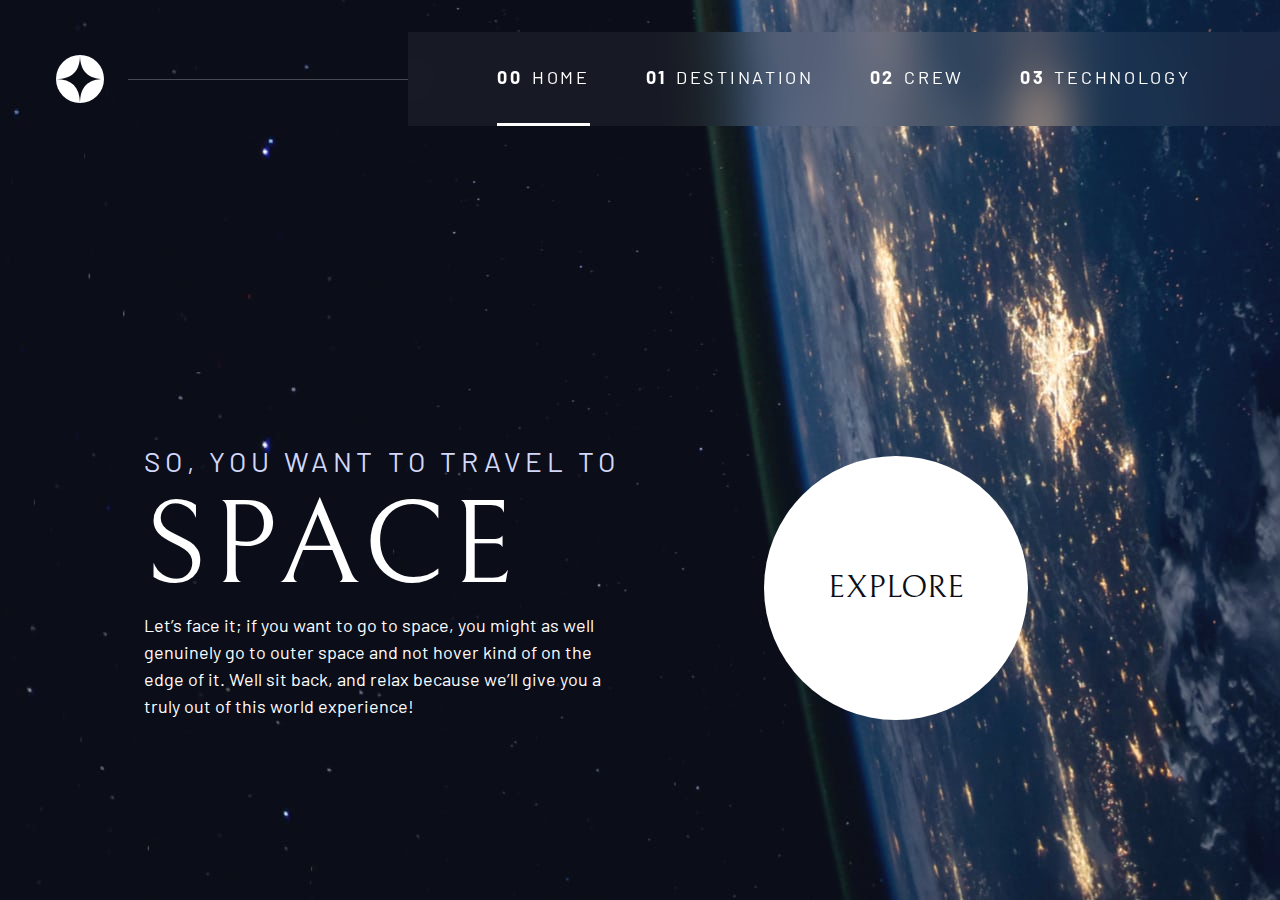
<file: starter-code/index.html>
<!DOCTYPE html>
<html lang="en">
<head>
  <meta charset="UTF-8">
  <meta name="viewport" content="width=device-width, initial-scale=1.0">

  <link rel="icon" type="image/png" sizes="32x32" href="./assets/favicon-32x32.png">
  <!-- Google Fonts -->
  <link rel="preconnect" href="https://fonts.googleapis.com">
  <link rel="preconnect" href="https://fonts.gstatic.com" crossorigin>
  <link href="https://fonts.googleapis.com/css2?family=Barlow+Condensed:wght@400;700&family=Bellefair&family=Barlow:wght@400;700&display=swap" rel="stylesheet">
  <!-- Custom CSS -->
  <link rel="stylesheet" href="index.css">
  
  <title>Frontend Mentor | Space tourism website</title>

  <script src="navigation.js" defer></script>
</head>
<body class="home">
  <a class="skip-to-content" href="#main">Skip to content</a>
  <header class="primary-header flex">
    <div>
      <img src="./assets/shared/logo.svg" alt="space tourism logo" class="logo">
    </div>
    <button class="mobile-nav-toggle" aria-controls="primary-navigation"><span class="sr-only" aria-expanded="false">Menu</span></button>
    <nav>
      <ul id="primary-navigation" data-visible="false" class="primary-navigation underline-indicators flex">
        <li class="active"><a href="index.html" class="uppercase text-white letter-spacing-2 ff-sans-condensed"><span aria-hidden="true">00</span>Home</a></li>
        <li><a href="destination.html" class="uppercase text-white letter-spacing-2 ff-sans-condensed"><span aria-hidden="true">01</span>Destination</a></li>
        <li><a href="crew.html" class="uppercase text-white letter-spacing-2 ff-sans-condensed"><span aria-hidden="true">02</span>Crew</a></li>
        <li><a href="technology.html" class="uppercase text-white letter-spacing-2 ff-sans-condensed"><span aria-hidden="true">03</span>Technology</a></li>
      </ul>
    </nav>
  </header>
  <main id="main" class="grid-container grid-container--home flow">
    <div>
      <h1 class="text-accent fs-500 uppercase ff-sans-condensed letter-spacing-1">So, you want to travel to 
      <span class="fs-900 uppercase ff-serif text-white d-block">Space</span></h1>
      <p>Let’s face it; if you want to go to space, you might as well genuinely go to 
      outer space and not hover kind of on the edge of it. Well sit back, and relax 
      because we’ll give you a truly out of this world experience!</p>
    </div>
    <div>
      <a href="destination.html" class="large-button uppercase ff-serif text-dark bg-white ">Explore</a>
    </div>
  </main>

</body>
</html>
</file>
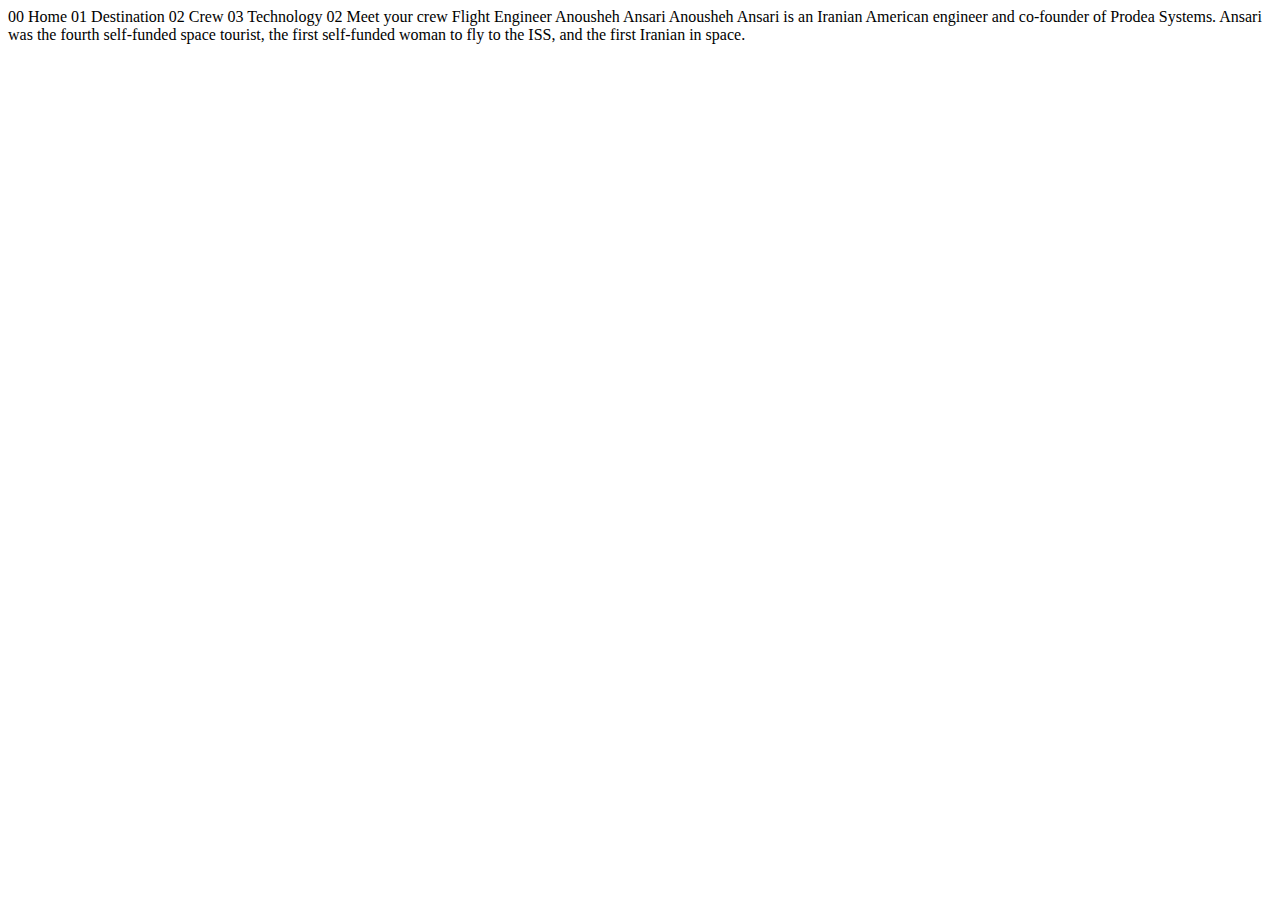
<file: starter-code/crew-engineer.html>
<!DOCTYPE html>
<html lang="en">
<head>
  <meta charset="UTF-8">
  <meta name="viewport" content="width=device-width, initial-scale=1.0">

  <link rel="icon" type="image/png" sizes="32x32" href="./assets/favicon-32x32.png">
  
  <title>Frontend Mentor | Space tourism website</title>
</head>
<body>

  00 Home
  01 Destination
  02 Crew
  03 Technology

  02 Meet your crew

  Flight Engineer
  Anousheh Ansari

  Anousheh Ansari is an Iranian American engineer and co-founder of Prodea Systems. 
  Ansari was the fourth self-funded space tourist, the first self-funded woman to 
  fly to the ISS, and the first Iranian in space. 
</body>
</html>
</file>
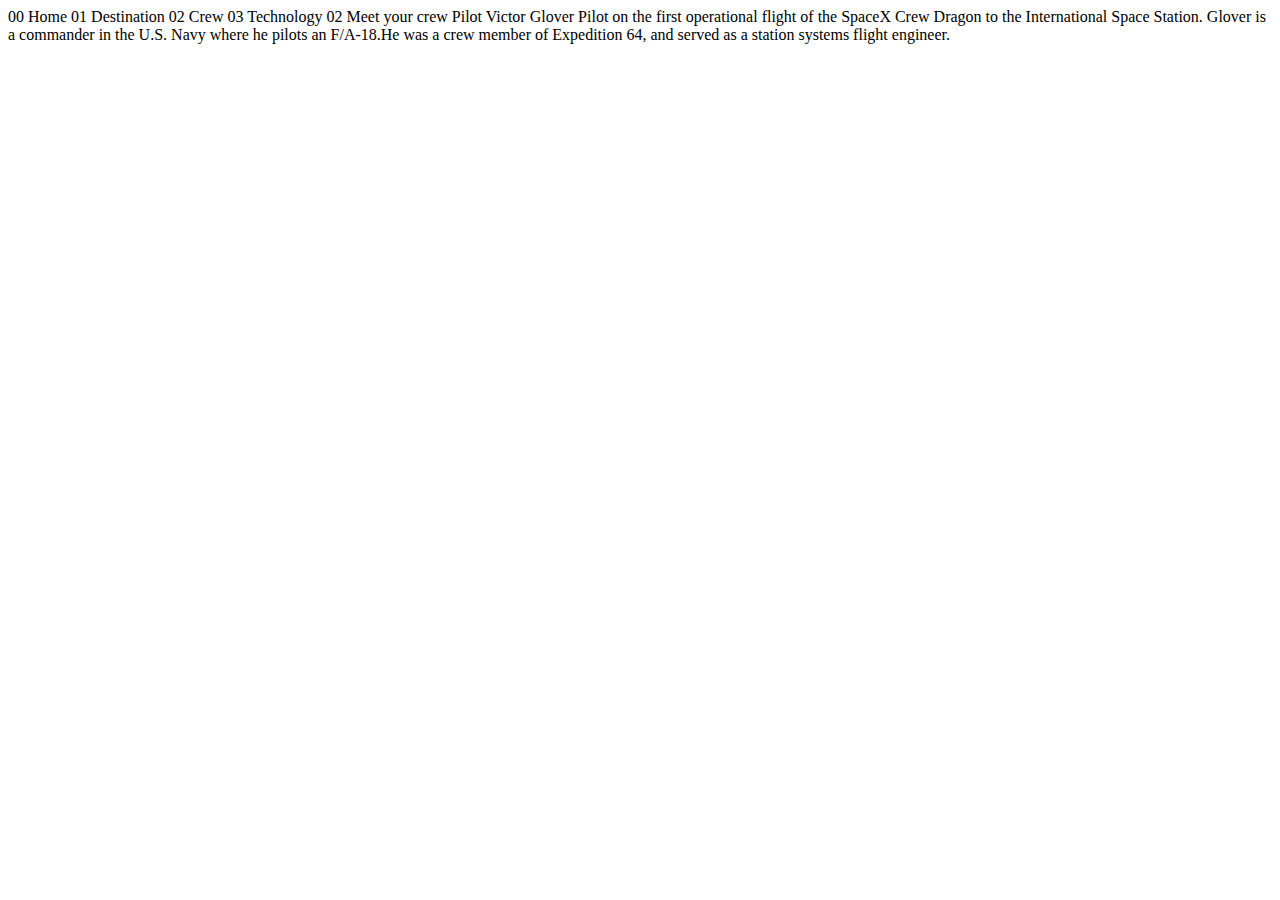
<file: starter-code/crew-pilot.html>
<!DOCTYPE html>
<html lang="en">
<head>
  <meta charset="UTF-8">
  <meta name="viewport" content="width=device-width, initial-scale=1.0">

  <link rel="icon" type="image/png" sizes="32x32" href="./assets/favicon-32x32.png">
  
  <title>Frontend Mentor | Space tourism website</title>
</head>
<body>

  00 Home
  01 Destination
  02 Crew
  03 Technology

  02 Meet your crew

  Pilot
  Victor Glover

  Pilot on the first operational flight of the SpaceX Crew Dragon to the 
  International Space Station. Glover is a commander in the U.S. Navy where 
  he pilots an F/A-18.He was a crew member of Expedition 64, and served as a 
  station systems flight engineer. 
</body>
</html>
</file>
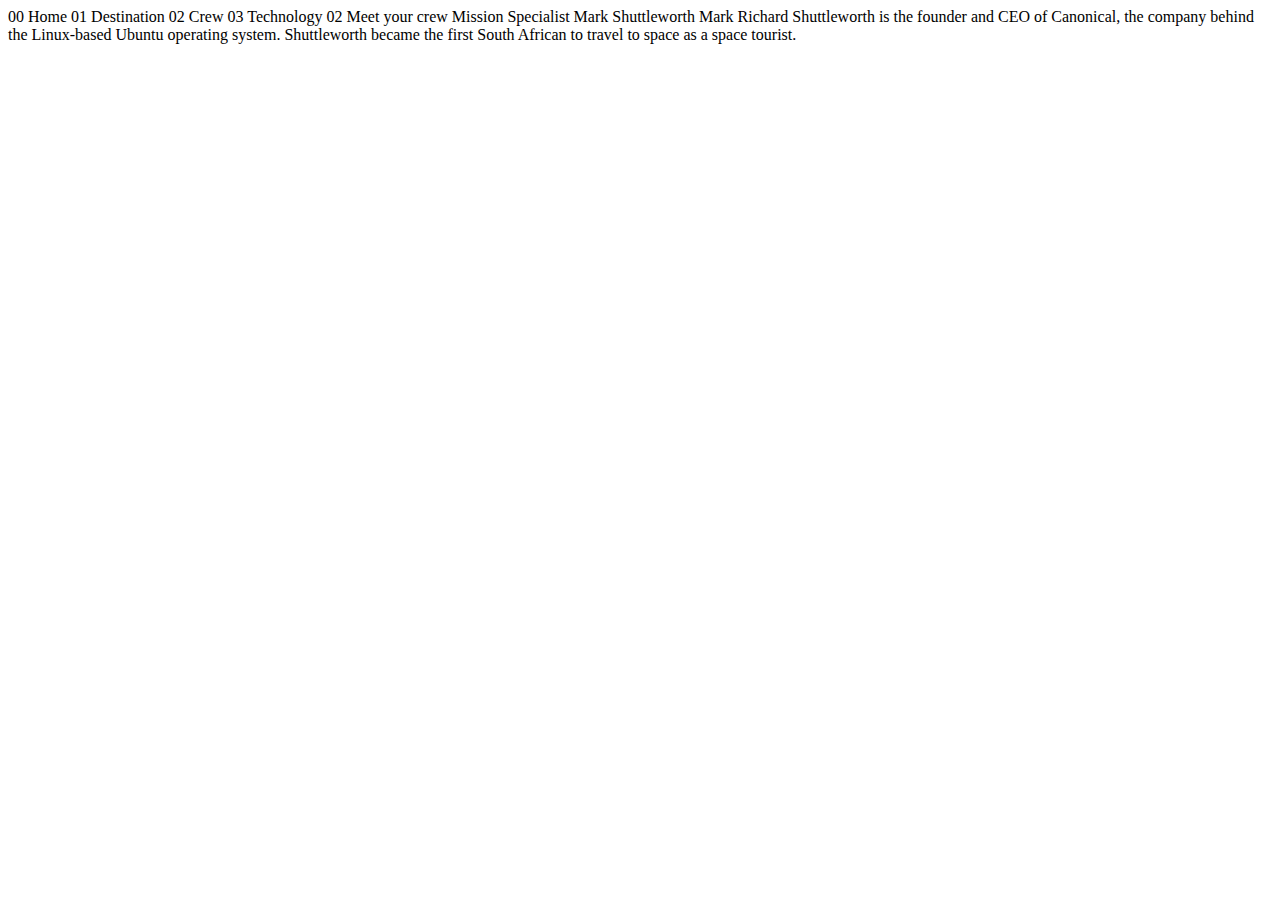
<file: starter-code/crew-specialist.html>
<!DOCTYPE html>
<html lang="en">
<head>
  <meta charset="UTF-8">
  <meta name="viewport" content="width=device-width, initial-scale=1.0">

  <link rel="icon" type="image/png" sizes="32x32" href="./assets/favicon-32x32.png">
  
  <title>Frontend Mentor | Space tourism website</title>
</head>
<body>

  00 Home
  01 Destination
  02 Crew
  03 Technology

  02 Meet your crew

  Mission Specialist
  Mark Shuttleworth

  Mark Richard Shuttleworth is the founder and CEO of Canonical, the company behind 
  the Linux-based Ubuntu operating system. Shuttleworth became the first South 
  African to travel to space as a space tourist.
</body>
</html>
</file>
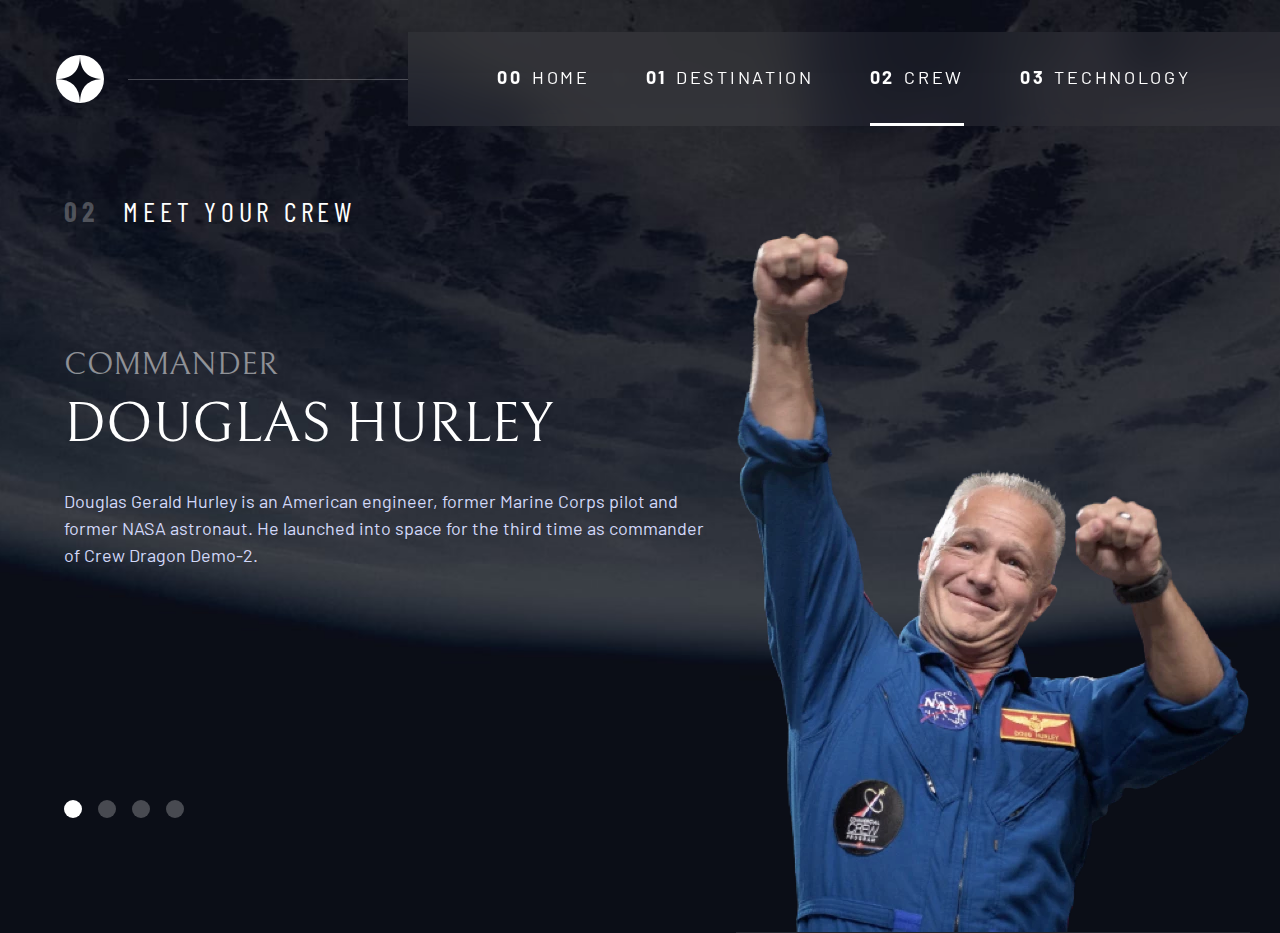
<file: starter-code/crew.html>
<!DOCTYPE html>
<html lang="en">
<head>
  <meta charset="UTF-8">
  <meta name="viewport" content="width=device-width, initial-scale=1.0">

  <link rel="icon" type="image/png" sizes="32x32" href="./assets/favicon-32x32.png">
  <!-- Google Fonts -->
  <link rel="preconnect" href="https://fonts.googleapis.com">
  <link rel="preconnect" href="https://fonts.gstatic.com" crossorigin>
  <link href="https://fonts.googleapis.com/css2?family=Barlow+Condensed:wght@400;700&family=Bellefair&family=Barlow:wght@400;700&display=swap" rel="stylesheet">
  <!-- Custom CSS -->
  <link rel="stylesheet" href="index.css">
  
  <title>Frontend Mentor | Space tourism website</title>

  <script src="navigation.js" defer></script>
  <script src="tabs.js" defer></script>
</head>
<body class="crew">
  <a class="skip-to-content" href="#main">Skip to content</a>
  <header class="primary-header flex">
    <div>
      <img src="./assets/shared/logo.svg" alt="space tourism logo" class="logo">
    </div>
    <button class="mobile-nav-toggle" aria-controls="primary-navigation"><span class="sr-only" aria-expanded="false">Menu</span></button>
    <nav>
      <ul id="primary-navigation" data-visible="false" class="primary-navigation underline-indicators flex">
        <li><a href="index.html" class="uppercase text-white letter-spacing-2 ff-sans-condensed"><span aria-hidden="true">00</span>Home</a></li>
        <li><a href="destination.html" class="uppercase text-white letter-spacing-2 ff-sans-condensed"><span aria-hidden="true">01</span>Destination</a></li>
        <li class="active"><a href="crew.html" class="uppercase text-white letter-spacing-2 ff-sans-condensed"><span aria-hidden="true">02</span>Crew</a></li>
        <li><a href="technology.html" class="uppercase text-white letter-spacing-2 ff-sans-condensed"><span aria-hidden="true">03</span>Technology</a></li>
      </ul>
    </nav>
  </header>


  <main id="main" class="grid-container grid-container--crew">
    
    <h1 class="numbered-title"><span aria-hidden="true">02</span> Meet your crew</h1>
    
    <article class="crew-details flow" id="commander-tab" role="tabpanel" tabindex="0">
      <header class="flow flow--space-small">
        <h2 class="fs-600 uppercase ff-serif">Commander</h2>
        <p class="fs-700 uppercase ff-serif">Douglas Hurley</p>
      </header>
      <p class="text-accent">Douglas Gerald Hurley is an American engineer, former Marine Corps pilot 
      and former NASA astronaut. He launched into space for the third time as 
      commander of Crew Dragon Demo-2.</p>
    </article>
    <article class="crew-details flow" id="specialist-tab" role="tabpanel" tabindex="0"  hidden>
      <header class="flow flow--space-small">
        <h2 class="fs-600 uppercase ff-serif">Mission Specialist</h2>
        <p class="fs-700 uppercase ff-serif">Mark Shuttleworth</p>
      </header>
      <p class="text-accent">Mark Richard Shuttleworth is the founder and CEO of Canonical, the company behind 
        the Linux-based Ubuntu operating system. Shuttleworth became the first South 
        African to travel to space as a space tourist.</p>
    </article>
    <article class="crew-details flow" id="pilot-tab" role="tabpanel" tabindex="0"  hidden>
      <header class="flow flow--space-small">
        <h2 class="fs-600 uppercase ff-serif">Pilot</h2>
        <p class="fs-700 uppercase ff-serif">Victor Glover</p>
      </header>
      <p class="text-accent">Pilot on the first operational flight of the SpaceX Crew Dragon to the 
        International Space Station. Glover is a commander in the U.S. Navy where 
        he pilots an F/A-18. He was a crew member of Expedition 64, and served as a 
        station systems flight engineer. </p>
    </article>
    <article class="crew-details flow" id="engineer-tab" role="tabpanel" tabindex="0"  hidden>
      <header class="flow flow--space-small">
        <h2 class="fs-600 uppercase ff-serif">Flight Engineer</h2>
        <p class="fs-700 uppercase ff-serif">Anousheh Ansari</p>
      </header>
      <p class="text-accent">Anousheh Ansari is an Iranian American engineer and co-founder of Prodea Systems. 
        Ansari was the fourth self-funded space tourist, the first self-funded woman to 
        fly to the ISS, and the first Iranian in space.</p>
    </article>

    <div class="dot-indicators flex" role="tablist" aria-label="crew list">
      <button aria-selected="true" role="tab" aria-controls="commander-tab" tab-index="0"  data-image="commander-image"><span class="sr-only">the commander</span></button>
      <button aria-selected="false" role="tab" aria-controls="specialist-tab" tab-index="-1"  data-image="specialist-image"><span class="sr-only">the mission specialist</span></button>
      <button aria-selected="false" role="tab" aria-controls="pilot-tab" tab-index="-1"  data-image="pilot-image"><span class="sr-only">the pilot</span></button>
      <button aria-selected="false" role="tab" aria-controls="engineer-tab" tab-index="-1"  data-image="engineer-image"><span class="sr-only">the crew engineer</span></button>
    </div>

    <picture id="commander-image">
      <source srcset="./assets/crew/image-douglas-hurley.webp" type="image/webp">
      <img src="./assets/crew/image-douglas-hurley.png" alt="Douglas Hurley">
    </picture>
    <picture id="specialist-image" hidden>
      <source srcset="./assets/crew/image-mark-shuttleworth.webp" type="image/webp">
      <img src="./assets/crew/image-mark-shuttleworth.png" alt="Mark Shuttleworth">
    </picture>
    <picture id="pilot-image" hidden>
      <source srcset="./assets/crew/image-victor-glover.webp" type="image/webp">
      <img src="./assets/crew/image-victor-glover.png" alt="Victor Glover">
    </picture>
    <picture id="engineer-image" hidden>
      <source srcset="./assets/crew/image-anousheh-ansari.webp" type="image/webp">
      <img src="./assets/crew/image-anousheh-ansari.png" alt="Anousheh Ansari">
    </picture>

  </main>
</body>
</html>
</file>
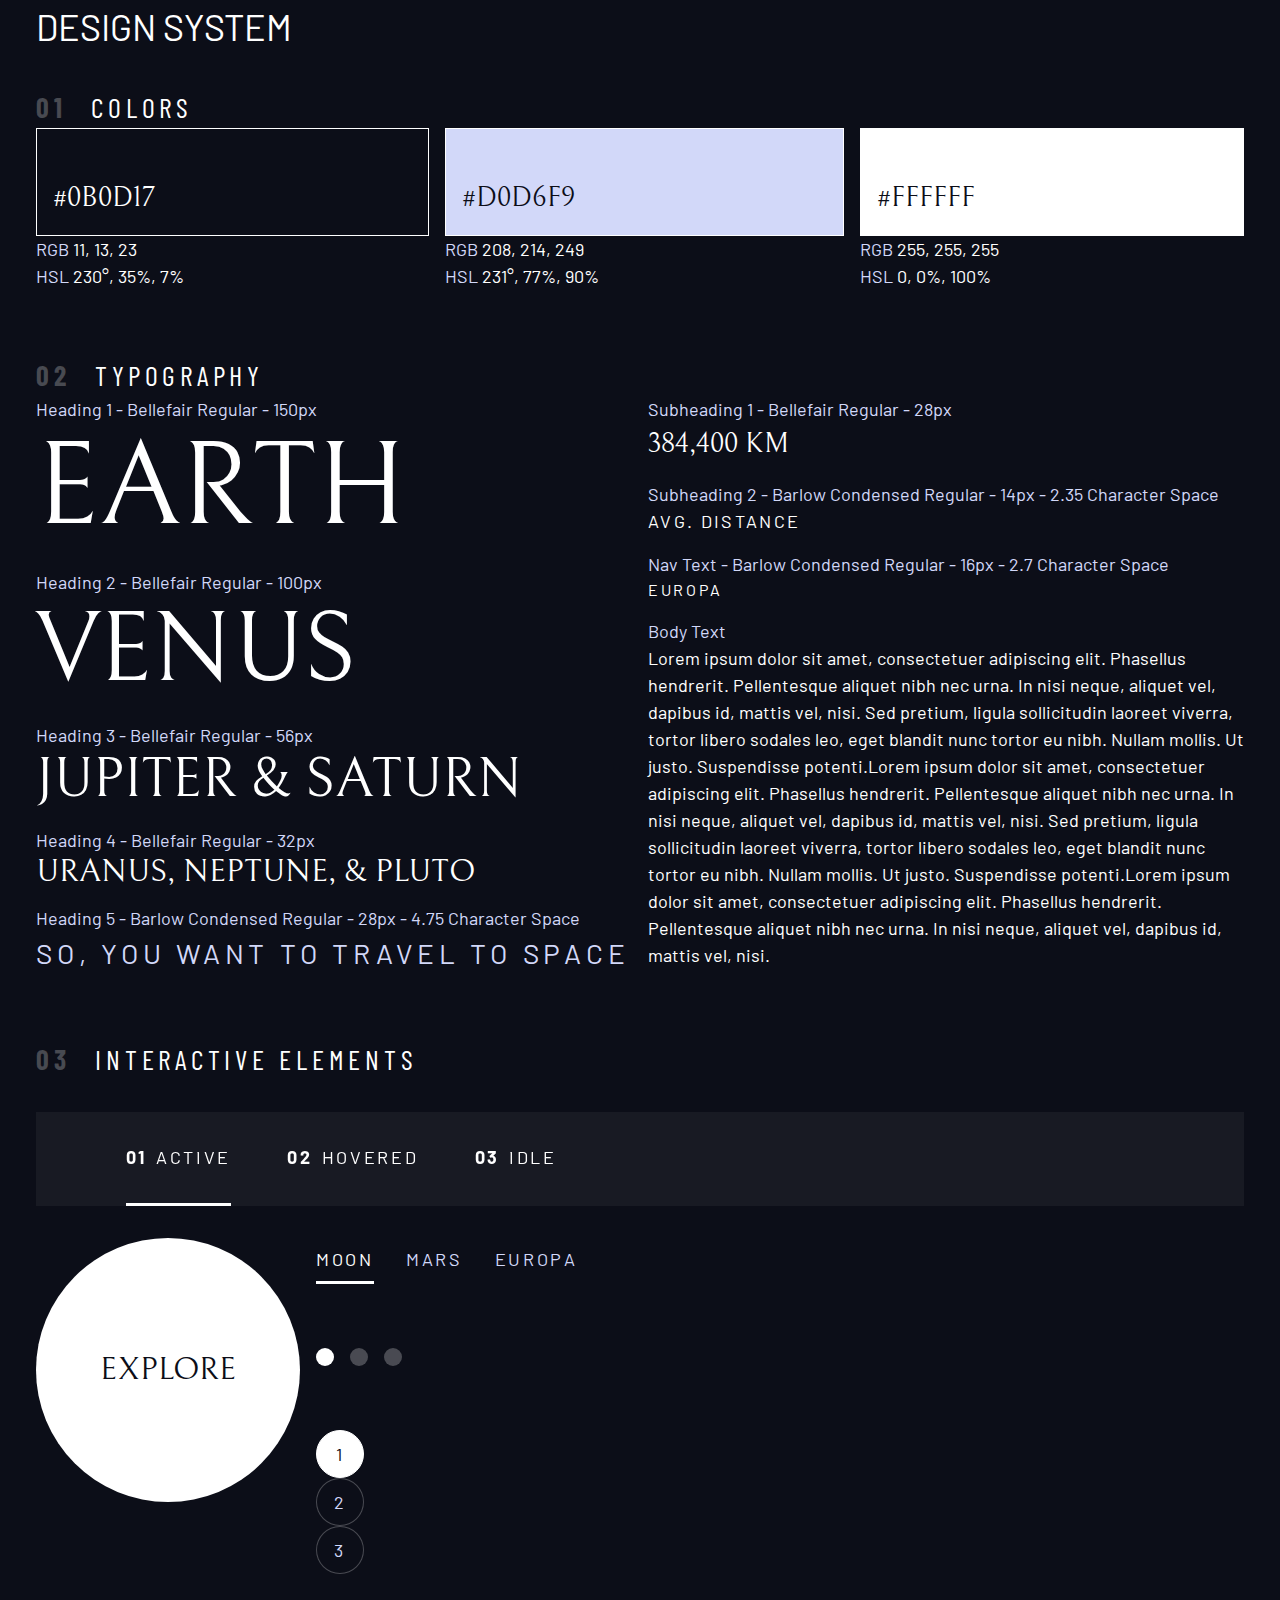
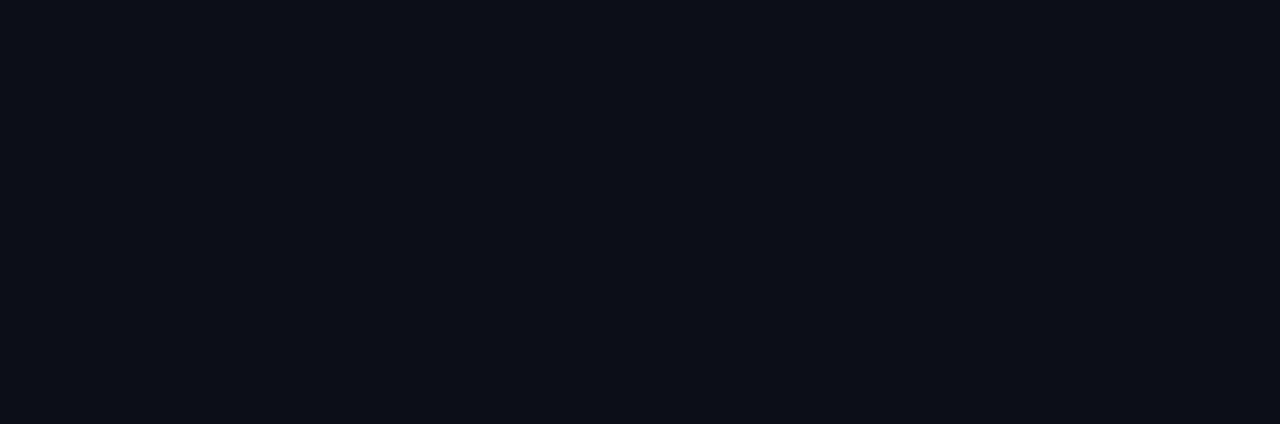
<file: starter-code/design-system.html>
<!DOCTYPE html>
<html lang="en">
<head>
    <meta charset="UTF-8">
    <meta http-equiv="X-UA-Compatible" content="IE=edge">
    <meta name="viewport" content="width=device-width, initial-scale=1.0">
    <title>Design System</title>
    <link rel="preconnect" href="https://fonts.googleapis.com">
    <link rel="preconnect" href="https://fonts.gstatic.com" crossorigin>
    <link href="https://fonts.googleapis.com/css2?family=Barlow+Condensed:wght@400;700&family=Bellefair&family=Barlow:wght@400;700&display=swap"
        rel="stylesheet">
    <link rel="stylesheet" href="index.css">
</head>
<body >
    <div class="container">
        <h1 class="uppercase">Design System</h1>

        <section id="colors">
            <h2 class="numbered-title"><span>01</span> colors</h2>
            <div class="flex">
                <div style="flex-grow: 1;">
                    <div class="bg-dark text-white ff-serif fs-500" style="padding: 3rem 1rem 1rem; border: 1px solid white">
                        #0B0D17
                    </div>
                    <p><span class="text-accent">RGB</span> 11, 13, 23</p>
                    <p><span class="text-accent">HSL</span> 230°, 35%, 7%</p>
                </div>
                <div style="flex-grow: 1;">
                    <div class="bg-accent text-dark ff-serif fs-500" style="padding: 3rem 1rem 1rem; border: 1px solid white">
                        #D0D6F9
                    </div>
                    <p><span class="text-accent">RGB</span> 208, 214, 249</p>
                    <p><span class="text-accent">HSL</span> 231°, 77%, 90%</p>
                </div>
                <div style="flex-grow: 1;">
                    <div class="bg-white text-dark ff-serif fs-500" style="padding: 3rem 1rem 1rem; border: 1px solid white">
                        #FFFFFF
                    </div>
                    <p><span class="text-accent">RGB</span> 255, 255, 255</p>
                    <p><span class="text-accent">HSL</span> 0, 0%, 100%</p>
                </div>
            </div>
        </section>

        <section id="typography"  style="margin: 4rem 0">
            <h2 class="numbered-title"><span>02 </span>Typography</h2>
            <div class="flex">
                <div class="flow" style="flex-basis: 100%">
                    <div> 
                        <p class="text-accent">Heading 1 - Bellefair Regular - 150px</p>
                        <p class="fs-900 uppercase ff-serif">Earth</p>
                    </div>
                    <div> 
                        <p class="text-accent">Heading 2 - Bellefair Regular - 100px</p>
                        <p class="fs-800 uppercase ff-serif">Venus</p>
                    </div>
                    <div> 
                        <p class="text-accent">Heading 3 - Bellefair Regular - 56px</p>
                        <p class="fs-700 uppercase ff-serif">Jupiter & Saturn</p>
                    </div>
                    <div> 
                        <p class="text-accent">Heading 4 - Bellefair Regular - 32px</p>
                        <p class="fs-600 uppercase ff-serif">Uranus, Neptune, & Pluto</p>
                    </div>
                    <div> 
                        <p class="text-accent">Heading 5 - Barlow Condensed Regular - 28px - 4.75 Character Space</p>
                        <p class="text-accent fs-500 uppercase ff-sans-condensed letter-spacing-1">So, you want to travel to space</p>
                    </div>
                
                </div>
                
                <div class="flow" style="flex-basis: 100%">
                    <div> 
                        <p class="text-accent">Subheading 1 - Bellefair Regular - 28px</p>
                        <p class="fs-500 uppercase ff-serif">384,400 km</p>
                    </div>
                    <div> 
                        <p class="text-accent">Subheading 2 - Barlow Condensed Regular - 14px - 2.35 Character Space</p>
                        <p class="fs-400 uppercase ff-sans-condensed letter-spacing-3">Avg. Distance</p>
                    </div>
                    <div> 
                        <p class="text-accent">Nav Text - Barlow Condensed Regular - 16px - 2.7 Character Space</p>
                        <p class="fs-300 uppercase ff-sans-condensed letter-spacing-2">Europa</p>
                    </div>
                    <div> 
                        <p class="text-accent">Body Text</p>
                        <p class="fs-400 ff-sans-condensed">Lorem ipsum dolor sit amet, consectetuer adipiscing elit. Phasellus hendrerit. Pellentesque aliquet nibh nec urna. In nisi neque, aliquet vel, dapibus id, mattis vel, nisi. Sed pretium, ligula sollicitudin laoreet viverra, tortor libero sodales leo, eget blandit nunc tortor eu nibh. Nullam mollis. Ut justo. Suspendisse potenti.Lorem ipsum dolor sit amet, consectetuer adipiscing elit. Phasellus hendrerit. Pellentesque aliquet nibh nec urna. In nisi neque, aliquet vel, dapibus id, mattis vel, nisi. Sed pretium, ligula sollicitudin laoreet viverra, tortor libero sodales leo, eget blandit nunc tortor eu nibh. Nullam mollis. Ut justo. Suspendisse potenti.Lorem ipsum dolor sit amet, consectetuer adipiscing elit. Phasellus hendrerit. Pellentesque aliquet nibh nec urna. In nisi neque, aliquet vel, dapibus id, mattis vel, nisi. </p>
                    </div>
                </div>
            </div>
        </section>


        <section class="flow" id="interactive-elements">
            <h2 class="numbered-title"><span>03</span> Interactive elements</h2>
            
            <!-- navigation -->
            <div>
                <nav>
                    <ul class="primary-navigation underline-indicators flex" >
                        <li class="active"><a class="uppercase text-white letter-spacing-2" href="#"><span>01</span>Active</a>
                        <li><a class="uppercase text-white letter-spacing-2" href="#"><span>02</span>Hovered</a>
                        <li><a class="uppercase text-white letter-spacing-2" href="#"><span>03</span>Idle</a>
                    </ul>
                </nav>
            </div>
            
            <div class="flex">
                <div>
                    <!-- explore button -->
                    <a href="#" class="large-button uppercase ff-serif text-dark bg-white fs-600">Explore</a>
                </div>
                
                <div class="flow" style="margin-bottom: 50vh; --flow-space: 4rem;">
                    <!-- Tabs -->
                    <div class="tab-list underline-indicators flex">
                        <button aria-selected="true" class="uppercase text-accent letter-spacing-2 ff-sans-condensed">Moon</button>
                        <button aria-selected="false" class="uppercase text-accent letter-spacing-2 ff-sans-condensed">Mars</button>
                        <button aria-selected="false" class="uppercase text-accent letter-spacing-2 ff-sans-condensed">Europa</button>
                    </div>
                    
                    <!-- Dots -->
                    
                    <div class="dot-indicators flex">
                        <button aria-selected="true"><span class="sr-only">Slide title</span></button>
                        <button aria-selected="false"><span class="sr-only">Slide title</span></button>
                        <button aria-selected="false"><span class="sr-only">Slide title</span></button>
                    </div>
                    
                    <!-- Numbers -->
                    <div class="number-indicators">
                        <button aria-selected="true" class="uppercase text-accent letter-spacing-2 bg-dark ff-sans-condensed">1</button>
                        <button aria-selected="false" class="uppercase text-accent letter-spacing-2 bg-dark ff-sans-condensed">2</button>
                        <button aria-selected="false" class="uppercase text-accent letter-spacing-2 bg-dark ff-sans-condensed">3</button>
                    </div>
                </div>
            </div>
            
        </section>



    </div>


    <script src="index.js"></script>
</body>
</html>
</file>
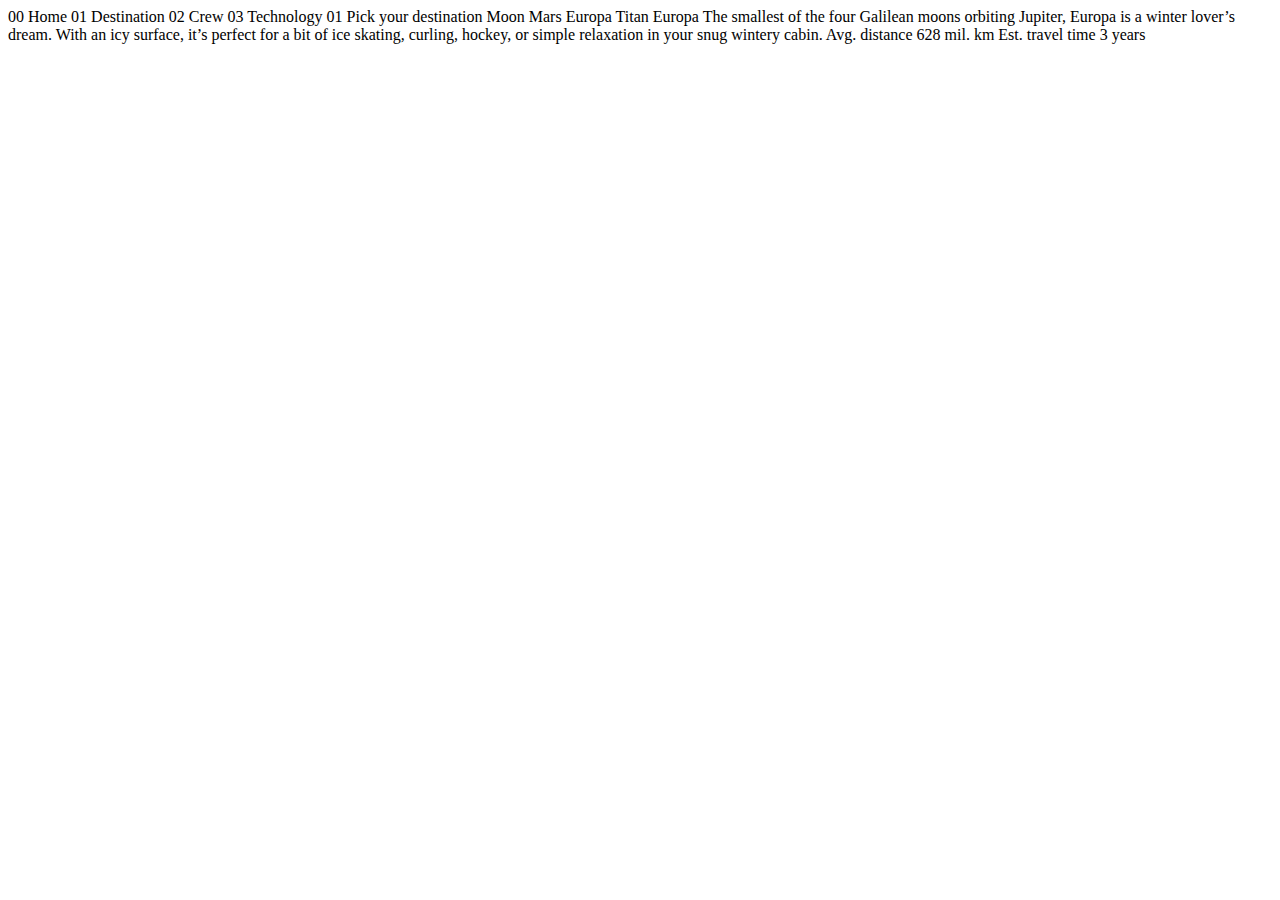
<file: starter-code/destination-europa.html>
<!DOCTYPE html>
<html lang="en">
<head>
  <meta charset="UTF-8">
  <meta name="viewport" content="width=device-width, initial-scale=1.0">

  <link rel="icon" type="image/png" sizes="32x32" href="./assets/favicon-32x32.png">
  
  <title>Frontend Mentor | Space tourism website</title>
</head>
<body>

  00 Home
  01 Destination
  02 Crew
  03 Technology

  01 Pick your destination

  Moon
  Mars
  Europa
  Titan

  Europa

  The smallest of the four Galilean moons orbiting Jupiter, Europa is a 
  winter lover’s dream. With an icy surface, it’s perfect for a bit of 
  ice skating, curling, hockey, or simple relaxation in your snug 
  wintery cabin.

  Avg. distance
  628 mil. km

  Est. travel time
  3 years
</body>
</html>
</file>
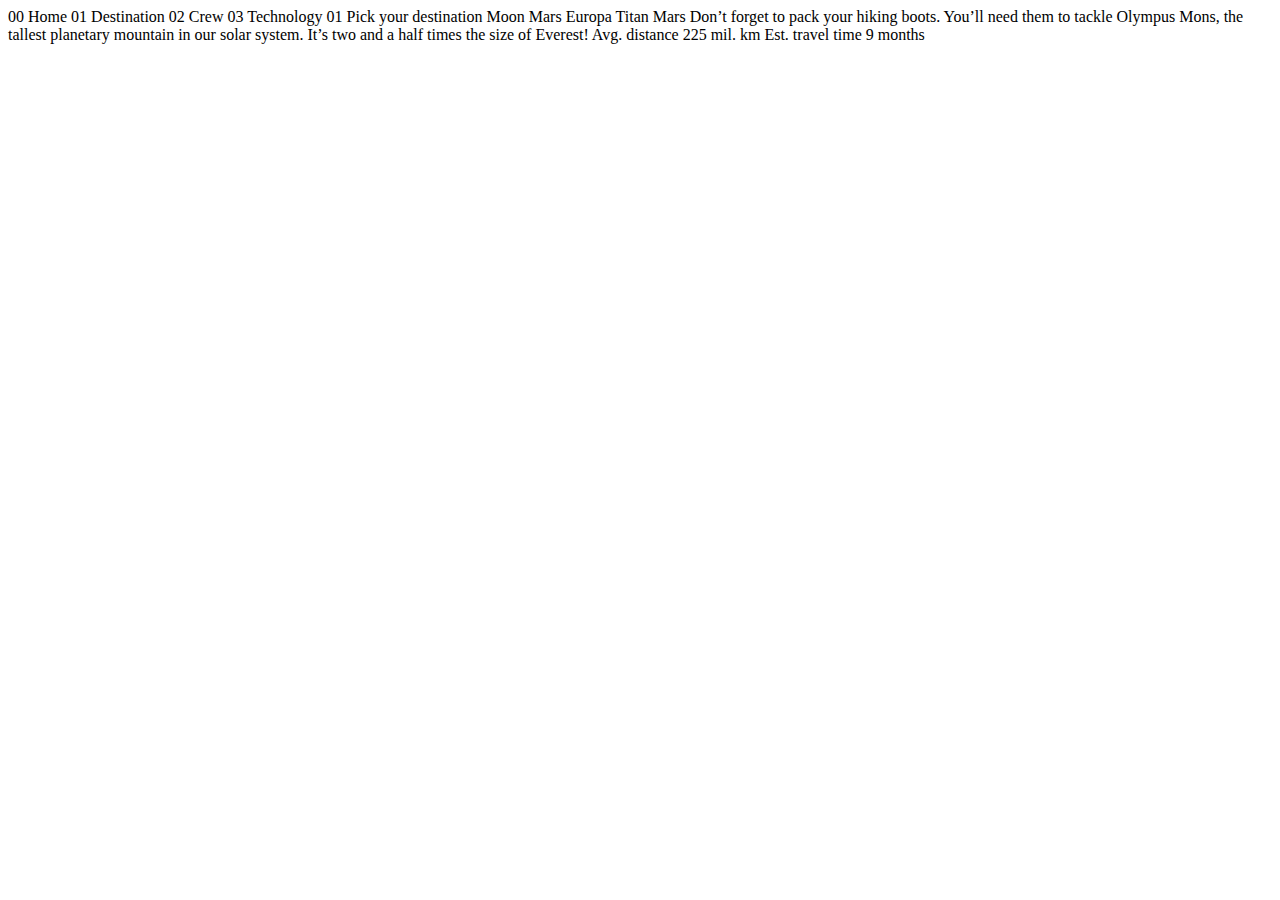
<file: starter-code/destination-mars.html>
<!DOCTYPE html>
<html lang="en">
<head>
  <meta charset="UTF-8">
  <meta name="viewport" content="width=device-width, initial-scale=1.0">

  <link rel="icon" type="image/png" sizes="32x32" href="./assets/favicon-32x32.png">
  
  <title>Frontend Mentor | Space tourism website</title>
</head>
<body>

  00 Home
  01 Destination
  02 Crew
  03 Technology

  01 Pick your destination

  Moon
  Mars
  Europa
  Titan

  Mars

  Don’t forget to pack your hiking boots. You’ll need them to tackle Olympus Mons, 
  the tallest planetary mountain in our solar system. It’s two and a half times 
  the size of Everest!

  Avg. distance
  225 mil. km

  Est. travel time
  9 months
</body>
</html>
</file>
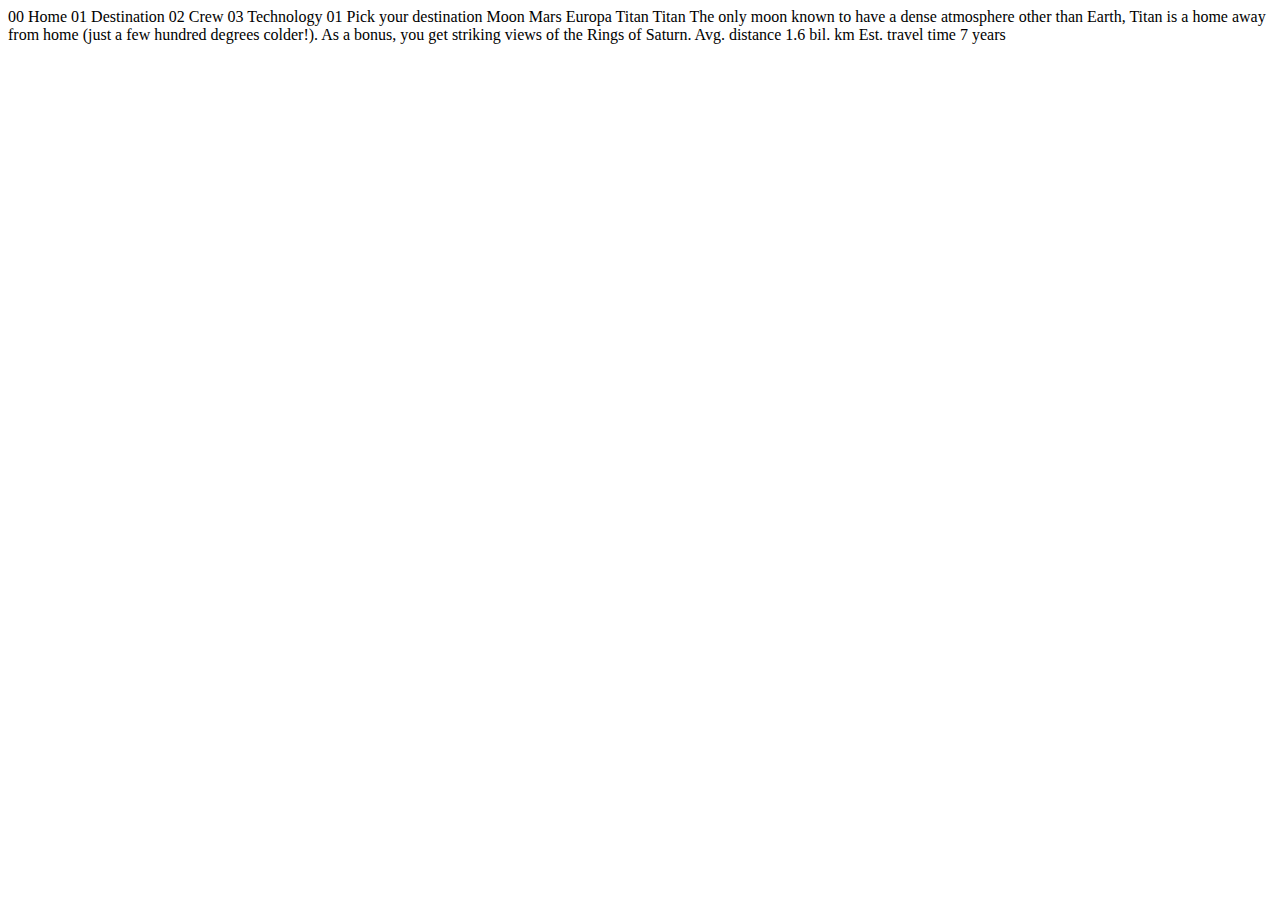
<file: starter-code/destination-titan.html>
<!DOCTYPE html>
<html lang="en">
<head>
  <meta charset="UTF-8">
  <meta name="viewport" content="width=device-width, initial-scale=1.0">

  <link rel="icon" type="image/png" sizes="32x32" href="./assets/favicon-32x32.png">
  
  <title>Frontend Mentor | Space tourism website</title>
</head>
<body>

  00 Home
  01 Destination
  02 Crew
  03 Technology

  01 Pick your destination

  Moon
  Mars
  Europa
  Titan

  Titan

  The only moon known to have a dense atmosphere other than Earth, Titan 
  is a home away from home (just a few hundred degrees colder!). As a 
  bonus, you get striking views of the Rings of Saturn.

  Avg. distance
  1.6 bil. km

  Est. travel time
  7 years
</body>
</html>
</file>
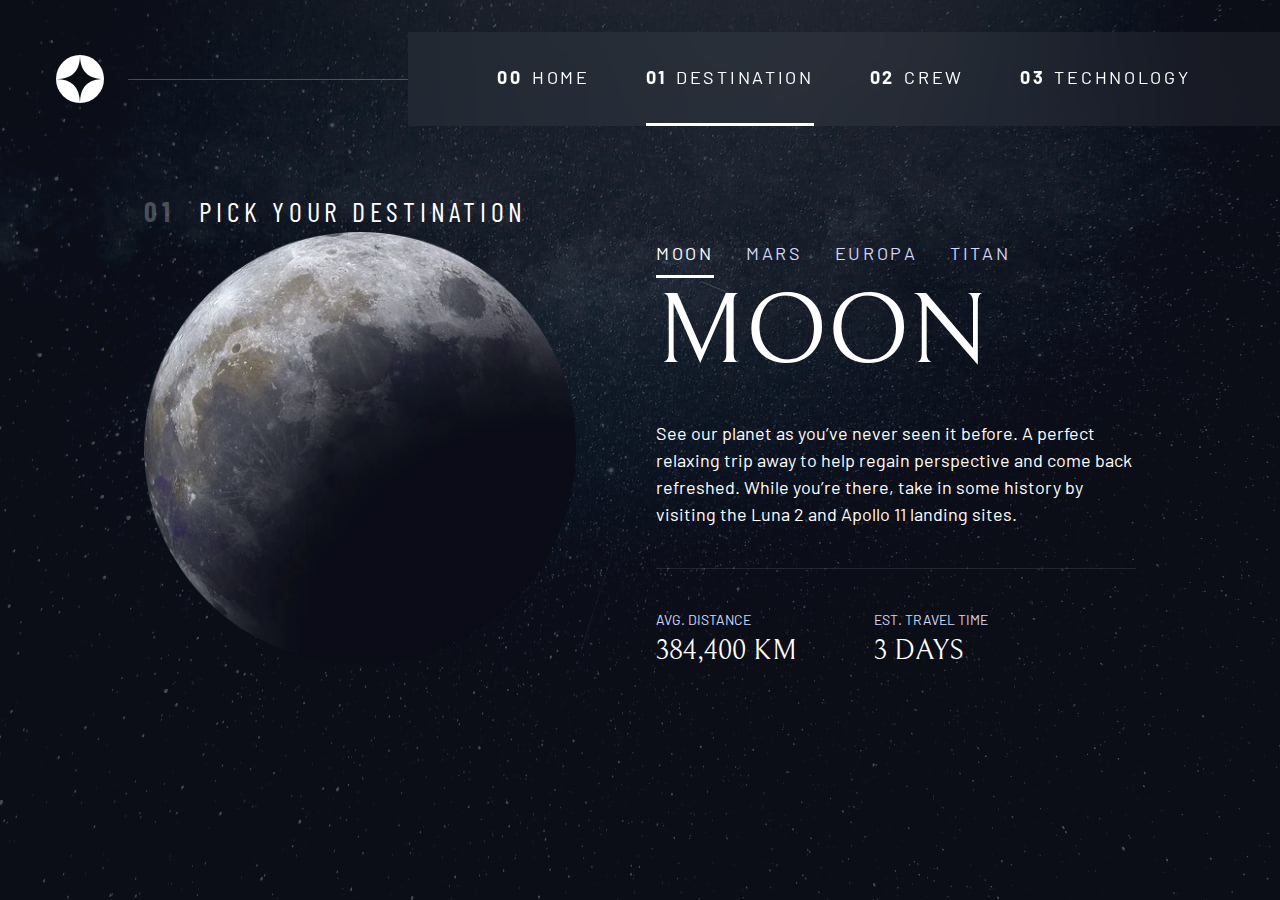
<file: starter-code/destination.html>
<!DOCTYPE html>
<html lang="en">
<head>
  <meta charset="UTF-8">
  <meta name="viewport" content="width=device-width, initial-scale=1.0">

  <link rel="icon" type="image/png" sizes="32x32" href="./assets/favicon-32x32.png">
  <!-- Google Fonts -->
  <link rel="preconnect" href="https://fonts.googleapis.com">
  <link rel="preconnect" href="https://fonts.gstatic.com" crossorigin>
  <link href="https://fonts.googleapis.com/css2?family=Barlow+Condensed:wght@400;700&family=Bellefair&family=Barlow:wght@400;700&display=swap" rel="stylesheet">
  <!-- Custom CSS -->
  <link rel="stylesheet" href="index.css">
  
  <title>Frontend Mentor | Space tourism website</title>

  <script src="navigation.js" defer></script>
  <script src="tabs.js" defer></script>
</head>
<body class="destination">
  <a class="skip-to-content" href="#main">Skip to content</a>
  <header class="primary-header flex">
    <div>
      <img src="./assets/shared/logo.svg" alt="space tourism logo" class="logo">
    </div>
    <button class="mobile-nav-toggle" aria-controls="primary-navigation"><span class="sr-only" aria-expanded="false">Menu</span></button>
    <nav>
      <ul id="primary-navigation" data-visible="false" class="primary-navigation underline-indicators flex">
        <li><a href="index.html" class="uppercase text-white letter-spacing-2 ff-sans-condensed"><span aria-hidden="true">00</span>Home</a></li>
        <li class="active"><a href="destination.html" class="uppercase text-white letter-spacing-2 ff-sans-condensed"><span aria-hidden="true">01</span>Destination</a></li>
        <li><a href="crew.html" class="uppercase text-white letter-spacing-2 ff-sans-condensed"><span aria-hidden="true">02</span>Crew</a></li>
        <li><a href="technology.html" class="uppercase text-white letter-spacing-2 ff-sans-condensed"><span aria-hidden="true">03</span>Technology</a></li>
      </ul>
    </nav>
  </header>

  <main id="main" class="grid-container grid-container--destination">
    
    <h1 class="numbered-title"><span aria-hidden="true">01</span> Pick your destination</h1>

    <picture id="moon-image">
      <source srcset="./assets/destination/image-moon.webp" type="image/webp">
      <img src="./assets/destination/image-moon.png" alt="the moon">
    </picture>
    <picture id="mars-image" hidden>
      <source srcset="./assets/destination/image-mars.webp" type="image/webp">
      <img src="./assets/destination/image-mars.png" alt="the planet mars">
    </picture>
    <picture id="europa-image" hidden>
      <source srcset="./assets/destination/image-europa.webp" type="image/webp">
      <img src="./assets/destination/image-europa.png" alt="the moon europa">
    </picture>
    <picture id="titan-image" hidden>
      <source srcset="./assets/destination/image-titan.webp" type="image/webp">
      <img src="./assets/destination/image-titan.png" alt="the moon titan">
    </picture>

    <div class="tab-list underline-indicators flex" role="tablist" aria-label="destination list">
      <button aria-selected="true" role="tab" aria-controls="moon-tab" tab-index="0" class="uppercase text-accent letter-spacing-2 ff-sans-condensed" data-image="moon-image">Moon</button>
      <button aria-selected="false" role="tab" aria-controls="mars-tab" tab-index="-1" class="uppercase text-accent letter-spacing-2 ff-sans-condensed" data-image="mars-image">Mars</button>
      <button aria-selected="false" role="tab"aria-controls="europa-tab" tab-index="-1"  class="uppercase text-accent letter-spacing-2 ff-sans-condensed" data-image="europa-image">Europa</button>
      <button aria-selected="false" role="tab" aria-controls="titan-tab" tab-index="-1" class="uppercase text-accent letter-spacing-2 ff-sans-condensed" data-image="titan-image">Titan</button>
    </div>

    <article class="destination-info flow" id="moon-tab" tabindex="0" role="tabpanel">
      <h2 class="fs-800 uppercase ff-serif">Moon</h2>
      <p >See our planet as you’ve never seen it before. A perfect relaxing trip away to help 
      regain perspective and come back refreshed. While you’re there, take in some history 
      by visiting the Luna 2 and Apollo 11 landing sites.</p>
      <div class="destination-meta flex">  
        <div>  
          <h3 class="fs-200 text-accent uppercase">Avg. distance</h3>
          <p class="ff-serif uppercase">384,400 km</p>
        </div>
        <div>
          <h3 class="fs-200 text-accent uppercase">Est. travel time</h3>
          <p class="ff-serif uppercase">3 days</p>
        </div>
      </div>
    </article>
    <article hidden class="destination-info flow" id="mars-tab" tabindex="0" role="tabpanel">
      <h2 class="fs-800 uppercase ff-serif">Mars</h2>
      <p >Don’t forget to pack your hiking boots. You’ll need them to tackle Olympus Mons, 
        the tallest planetary mountain in our solar system. It’s two and a half times 
        the size of Everest!</p>
      <div class="destination-meta flex">  
        <div>  
          <h3 class="fs-200 text-accent uppercase">Avg. distance</h3>
          <p class="ff-serif uppercase">225 mil. km</p>
        </div>
        <div>
          <h3 class="fs-200 text-accent uppercase">Est. travel time</h3>
          <p class="ff-serif uppercase">9 months</p>
        </div>
      </div>
    </article>
    <article hidden class="destination-info flow" id="europa-tab" tabindex="0" role="tabpanel">
      <h2 class="fs-800 uppercase ff-serif">Europa</h2>
      <p >The smallest of the four Galilean moons orbiting Jupiter, Europa is a 
        winter lover’s dream. With an icy surface, it’s perfect for a bit of 
        ice skating, curling, hockey, or simple relaxation in your snug 
        wintery cabin.</p>
      <div class="destination-meta flex">  
        <div>  
          <h3 class="fs-200 text-accent uppercase">Avg. distance</h3>
          <p class="ff-serif uppercase">628 mil. km</p>
        </div>
        <div>
          <h3 class="fs-200 text-accent uppercase">Est. travel time</h3>
          <p class="ff-serif uppercase">3 years</p>
        </div>
      </div>
    </article>
    <article hidden class="destination-info flow" id="titan-tab" tabindex="0" role="tabpanel">
      <h2 class="fs-800 uppercase ff-serif">Titan</h2>
      <p >The only moon known to have a dense atmosphere other than Earth, Titan 
        is a home away from home (just a few hundred degrees colder!). As a 
        bonus, you get striking views of the Rings of Saturn</p>
      <div class="destination-meta flex">  
        <div>  
          <h3 class="fs-200 text-accent uppercase">Avg. distance</h3>
          <p class="ff-serif uppercase">1.6 bil. km</p>
        </div>
        <div>
          <h3 class="fs-200 text-accent uppercase">Est. travel time</h3>
          <p class="ff-serif uppercase">7 years</p>
        </div>
      </div>
    </article>

  </main>
</body>
</html>
</file>
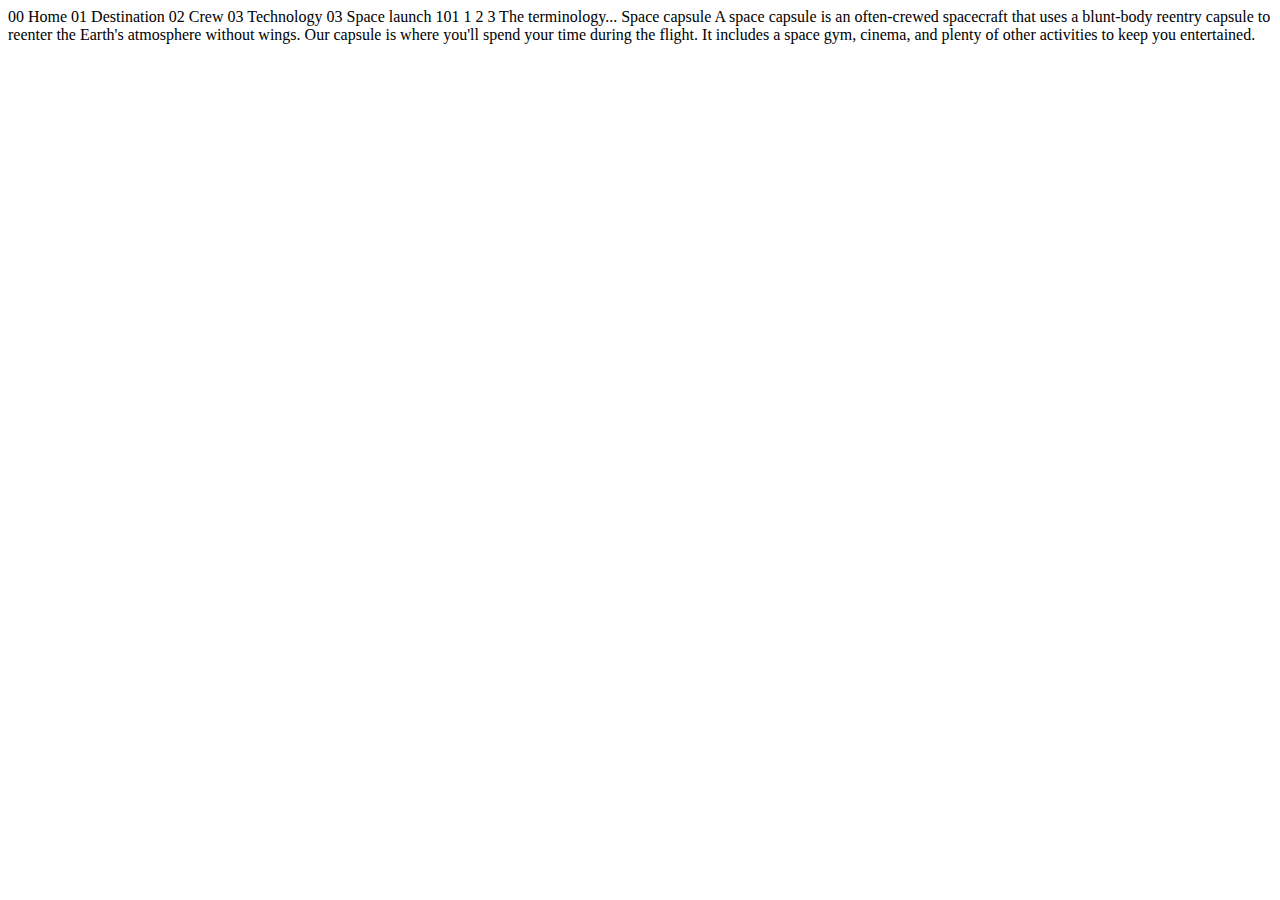
<file: starter-code/technology-capsule.html>
<!DOCTYPE html>
<html lang="en">
<head>
  <meta charset="UTF-8">
  <meta name="viewport" content="width=device-width, initial-scale=1.0">

  <link rel="icon" type="image/png" sizes="32x32" href="./assets/favicon-32x32.png">
  
  <title>Frontend Mentor | Space tourism website</title>
</head>
<body>

  00 Home
  01 Destination
  02 Crew
  03 Technology

  03 Space launch 101

  1
  2
  3

  The terminology...
  Space capsule

  A space capsule is an often-crewed spacecraft that uses a blunt-body reentry 
  capsule to reenter the Earth's atmosphere without wings. Our capsule is where 
  you'll spend your time during the flight. It includes a space gym, cinema, 
  and plenty of other activities to keep you entertained.
</body>
</html>
</file>
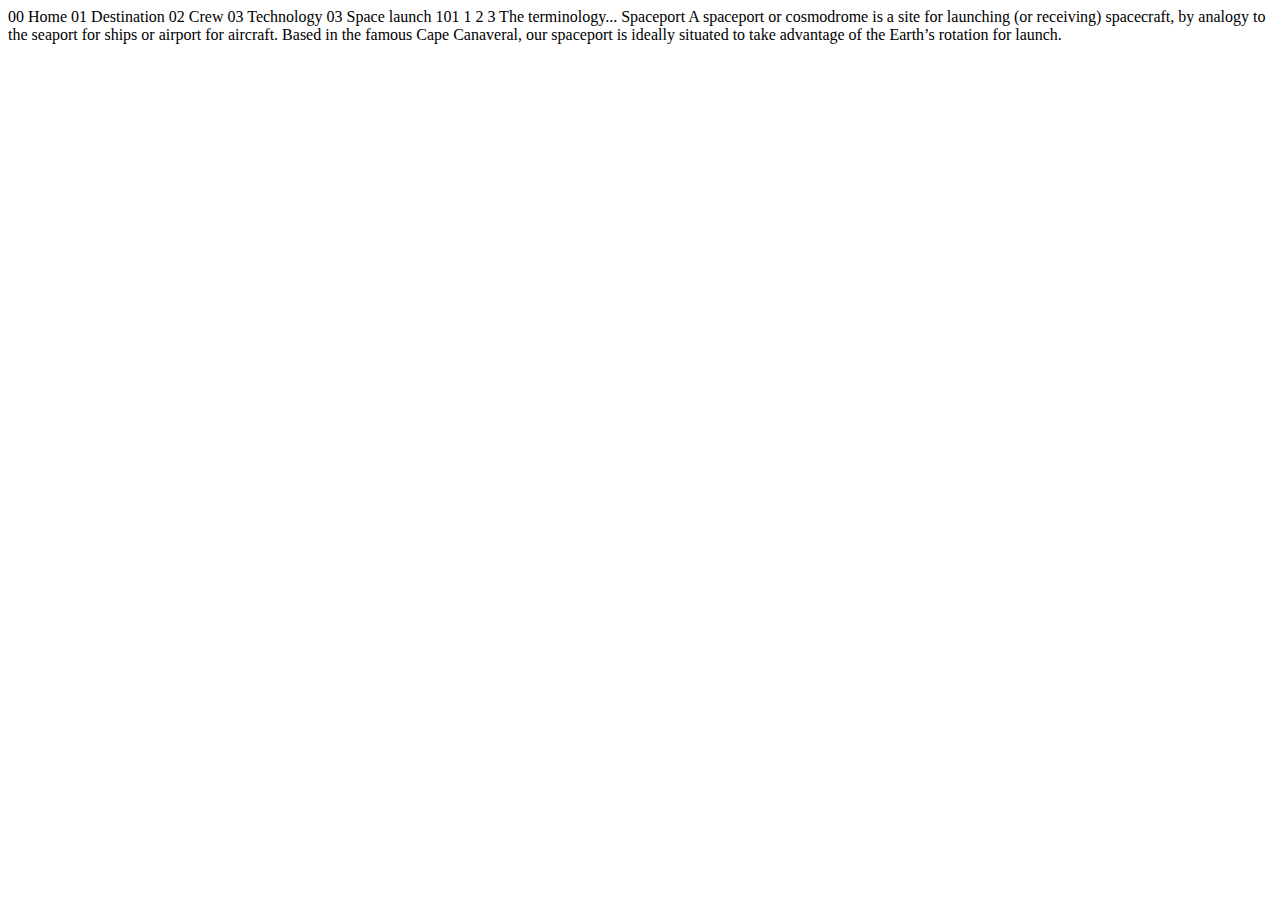
<file: starter-code/technology-spaceport.html>
<!DOCTYPE html>
<html lang="en">
<head>
  <meta charset="UTF-8">
  <meta name="viewport" content="width=device-width, initial-scale=1.0">

  <link rel="icon" type="image/png" sizes="32x32" href="./assets/favicon-32x32.png">
  
  <title>Frontend Mentor | Space tourism website</title>
</head>
<body>

  00 Home
  01 Destination
  02 Crew
  03 Technology

  03 Space launch 101

  1
  2
  3

  The terminology...
  Spaceport

  A spaceport or cosmodrome is a site for launching (or receiving) spacecraft, 
  by analogy to the seaport for ships or airport for aircraft. Based in the 
  famous Cape Canaveral, our spaceport is ideally situated to take advantage 
  of the Earth’s rotation for launch.
</body>
</html>
</file>
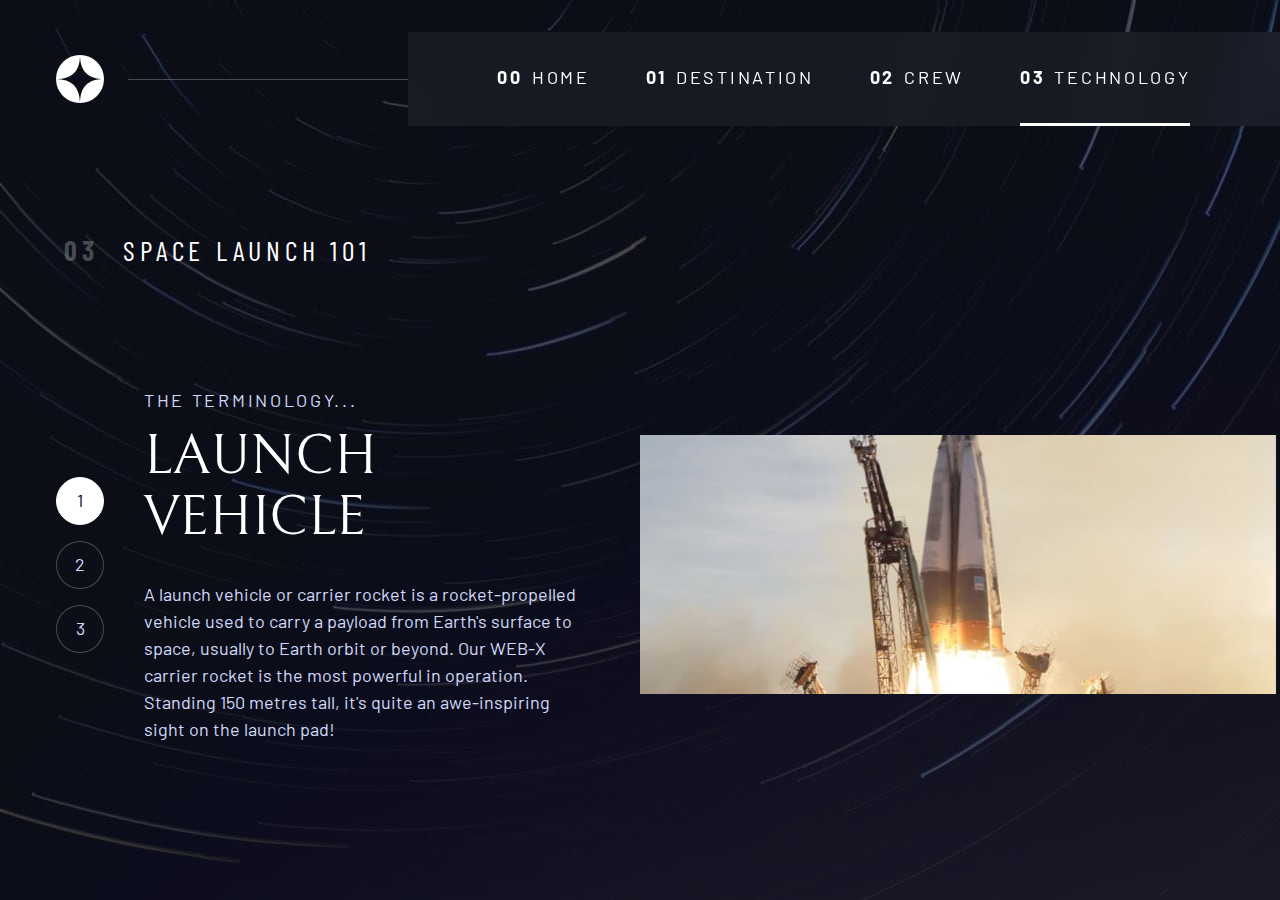
<file: starter-code/technology.html>
<!DOCTYPE html>
<html lang="en">
<head>
  <meta charset="UTF-8">
  <meta name="viewport" content="width=device-width, initial-scale=1.0">

  <link rel="icon" type="image/png" sizes="32x32" href="./assets/favicon-32x32.png">
  <!-- Google Fonts -->
  <link rel="preconnect" href="https://fonts.googleapis.com">
  <link rel="preconnect" href="https://fonts.gstatic.com" crossorigin>
  <link href="https://fonts.googleapis.com/css2?family=Barlow+Condensed:wght@400;700&family=Bellefair&family=Barlow:wght@400;700&display=swap" rel="stylesheet">
  <!-- Custom CSS -->
  <link rel="stylesheet" href="index.css">
  
  <title>Frontend Mentor | Space tourism website</title>

  <script src="navigation.js" defer></script>
  <script src="tabs.js" defer></script>
</head>
<body class="technology">
  <a class="skip-to-content" href="#main">Skip to content</a>
  <header class="primary-header flex">
    <div>
      <img src="./assets/shared/logo.svg" alt="space tourism logo" class="logo">
    </div>
    <button class="mobile-nav-toggle" aria-controls="primary-navigation"><span class="sr-only" aria-expanded="false">Menu</span></button>
    <nav>
      <ul id="primary-navigation" data-visible="false" class="primary-navigation underline-indicators flex">
        <li><a href="index.html" class="uppercase text-white letter-spacing-2 ff-sans-condensed"><span aria-hidden="true">00</span>Home</a></li>
        <li><a href="destination.html" class="uppercase text-white letter-spacing-2 ff-sans-condensed"><span aria-hidden="true">01</span>Destination</a></li>
        <li><a href="crew.html" class="uppercase text-white letter-spacing-2 ff-sans-condensed"><span aria-hidden="true">02</span>Crew</a></li>
        <li class="active"><a href="technology.html" class="uppercase text-white letter-spacing-2 ff-sans-condensed"><span aria-hidden="true">03</span>Technology</a></li>
      </ul>
    </nav>
  </header>


  <main id="main" class="grid-container grid-container--technology">
    
    <h1 class="numbered-title"><span aria-hidden="true">03</span> Space launch 101</h1>

    <div class="circle-list number-indicators flex" role="tablist" aria-label="technology list">
      <button aria-selected="true"  role="tab" aria-controls="vehicle-tab" tab-index="0"  data-image="vehicle-image" class="uppercase text-accent bg-dark ff-sans-condensed">1</button>
      <button aria-selected="false"  role="tab" aria-controls="spaceport-tab" tab-index="-1"  data-image="spaceport-image" class="uppercase text-accent bg-dark ff-sans-condensed">2</button>
      <button aria-selected="false"  role="tab" aria-controls="capsule-tab" tab-index="-1"  data-image="capsule-image" class="uppercase text-accent bg-dark ff-sans-condensed">3</button>
    </div>


    
    <article class="technology-info flow" id="vehicle-tab" role="tabpanel" tabindex="0">
      <header class="flow flow--space-small">
        <h2 class="fs-400 uppercase ff-sans-condensed letter-spacing-2 text-accent">The terminology...</h2>
        <p class="fs-700 uppercase ff-serif">Launch vehicle</p>
      </header>
      <p class="text-accent">A launch vehicle or carrier rocket is a rocket-propelled vehicle used to carry a 
        payload from Earth's surface to space, usually to Earth orbit or beyond. Our 
        WEB-X carrier rocket is the most powerful in operation. Standing 150 metres tall, 
        it's quite an awe-inspiring sight on the launch pad!</p>
    </article>
    <article class="technology-info flow" id="spaceport-tab" role="tabpanel" tabindex="0" hidden>
      <header class="flow flow--space-small">
        <h2 class="fs-400 uppercase ff-sans-condensed letter-spacing-2 text-accent">The terminology...</h2>
        <p class="fs-700 uppercase ff-serif">Spaceport</p>
      </header>
      <p class="text-accent">A spaceport or cosmodrome is a site for launching (or receiving) spacecraft, 
        by analogy to the seaport for ships or airport for aircraft. Based in the 
        famous Cape Canaveral, our spaceport is ideally situated to take advantage 
        of the Earth’s rotation for launch.</p>
    </article>
    <article class="technology-info flow" id="capsule-tab" role="tabpanel" tabindex="0" hidden>
      <header class="flow flow--space-small">
        <h2 class="fs-400 uppercase ff-sans-condensed letter-spacing-2 text-accent">The terminology...</h2>
        <p class="fs-700 uppercase ff-serif">Space capsule</p>
      </header>
      <p class="text-accent">A space capsule is an often-crewed spacecraft that uses a blunt-body reentry 
        capsule to reenter the Earth's atmosphere without wings. Our capsule is where 
        you'll spend your time during the flight. It includes a space gym, cinema, 
        and plenty of other activities to keep you entertained.</p>
    </article>

  
    <picture id="vehicle-image">
      <source srcset="./assets/technology/image-launch-vehicle-landscape.jpg" type="image/webp">
      <img src="./assets/technology/image-launch-vehicle-landscape.jpg" alt="Launch Vehicle">
    </picture>
    <picture id="spaceport-image" hidden>
      <source srcset="./assets/technology/image-spaceport-landscape.jpg" type="image/webp">
      <img src="./assets/technology/image-spaceport-landscape.jpg" alt="Spaceport">
    </picture>
    <picture id="capsule-image" hidden>
      <source srcset="./assets/technology/image-space-capsule-landscape.jpg" type="image/webp">
      <img src="./assets/technology/image-space-capsule-landscape.jpg" alt="Space Capsule">
    </picture>
  

  
</body>
</html>
</file>
<file: starter-code/index.css>
/* Custom Properties */

:root {
    /* Colors */
    --clr-dark: 230 35% 7%;
    --clr-light: 231 77% 90%;
    --clr-white: 0 0% 100%;

    /* Font Size */
    --fs-900: clamp(5rem, 8vw + 1rem, 9.375rem);
    --fs-800: 3.5rem;       /* 56 */
    --fs-700: 1.5rem;       /* 24 */
    --fs-600: 1rem;         /* 16 */
    --fs-500: 1rem;
    --fs-400: 0.9375rem;
    --fs-300: 1rem;
    --fs-200: 0.875rem;

    /* font-families */
    --ff-serif: "Bellefair", serif;
    --ff-sans-cond: "Barlow Condensed", sans-serif;
    --ff-sans-normal: "Barlow", sans-serif;
}

@media (min-width: 35em) {
    :root {
        /* font-sizes */
        --fs-800: 5rem;
        --fs-700: 2.5rem;
        --fs-600: 1.5rem;
        --fs-500: 1.25rem;
        --fs-400: 1rem;
    }
}


@media (min-width: 45em) {
    :root {
        /* font-sizes */
        --fs-800: 6.25rem;
        --fs-700: 3.5rem;
        --fs-600: 2rem;
        --fs-500: 1.75rem;
        --fs-400: 1.125rem;
    }
}

/* Box Sizing */
*, *::before, *::after {
    box-sizing: border-box;
}

/* Reset Margins */
body, h1, h2, h3, h4, h5, p, figure, picture {
    margin: 0;
}

h1, h2, h3, h4, h5, h6, p {
    font-weight: 400;
}

/* Setup body */
body {
    font-family: var(--ff-sans-normal);
    font-size: var(--fs-400);
    background-color: hsl(var(--clr-dark));
    color: hsl(var(--clr-white));
    line-height: 1.5;
    min-height: 100vh;
    display: grid;
    grid-template-rows: min-content 1fr;
    overflow-x: hidden;
}

/* make images easier */
img, picture {
    max-width: 100%;
    display: block;
}

picture[hidden] {
    display: none;
}

/* make form elements easier to work with */
input, button, textarea, select {
    font: inherit;
}

/* Remove animation for people who've turned them off */
@media (prefers-reduced-motion: reduce) {  
    *,
    *::before,
    *::after {
      animation-duration: 0.01ms !important;
      animation-iteration-count: 1 !important;
      transition-duration: 0.01ms !important;
      scroll-behavior: auto !important;
    }
  }

  /* ----- UTILITY ---- */

  .flex {
      display: flex;
      gap: var(--gap, 1rem);

  }

  .grid {
      display: grid;
      gap: var(--gap, 1rem);
  }

  .d-block {
      display: block;
  }

  .flow > *:where(:not(:first-child)) {
      margin-top: var(--flow-space, 1rem);
  }

  .flow--space-small {
    --flow-space: .75rem;
  }

  .container {
      padding-inline: 2em;
      margin-inline: auto;
      max-width: 80rem;
  }


  /* Screen-reader only */
  .sr-only {
    position: absolute;
    width: 1px;
    height: 1px;
    padding: 0;
    margin: -1px;
    overflow: hidden;
    clip: rect(0, 0, 0, 0);
    white-space: nowrap; /* added line */
    border: 0;
  }

  .skip-to-content {
    position: absolute;
    z-index: 9999;
    background: hsl( var(--clr-white) );
    color: hsl( var(--clr-dark) );
    padding: .5em 1em;
    margin-inline: auto;
    transform: translateY(-100%);
    transition: transform 250ms ease-in;
}

.skip-to-content:focus {
    transform: translateY(0);
}

  .box {
      background: lightblue;
      padding: 3rem;
  }

  /* Colors */

  .bg-dark { background-color: hsl(var(--clr-dark)); }
  .bg-accent { background-color: hsl(var(--clr-light)); }
  .bg-white { background-color: hsl(var(--clr-white)); }

  .text-dark { color: hsl(var(--clr-dark)); }
  .text-accent { color: hsl(var(--clr-light)); }
  .text-white { color: hsl(var(--clr-white)); }
  
  /* typography */

.ff-serif { font-family: var(--ff-serif); } 
.ff-sans-cond { font-family: var(--ff-sans-cond); } 
.ff-sans-normal { font-family: var(--ff-sans-normal); } 

.letter-spacing-1 { letter-spacing: 4.75px; } 
.letter-spacing-2 { letter-spacing: 2.7px; } 
.letter-spacing-3 { letter-spacing: 2.35px; } 

.uppercase { text-transform: uppercase; }

.fs-900 { font-size: var(--fs-900); }
.fs-800 { font-size: var(--fs-800); }
.fs-700 { font-size: var(--fs-700); }
.fs-600 { font-size: var(--fs-600); }
.fs-500 { font-size: var(--fs-500); }
.fs-400 { font-size: var(--fs-400); }
.fs-300 { font-size: var(--fs-300); }
.fs-200 { font-size: var(--fs-200); }


.fs-900,
.fs-800,
.fs-700,
.fs-600 {
    line-height: 1.1;
}

.numbered-title {
    font-family: var(--ff-sans-cond);
    font-size: var(--fs-500);
    text-transform: uppercase;
    letter-spacing: 4.75px;

}
.numbered-title span {
    margin-right: .5em;
    font-weight: 700;
    color: hsl(var(--clr-white) /.25);
}

/* Components */

.large-button {
    font-size: 2rem;
    position: relative;
    z-index: 1;
    display: inline-grid;
    place-items: center;
    padding: 0 2em;
    border-radius: 50%;
    aspect-ratio: 1;
    text-decoration: none;
}

.large-button::after{
    content: "";
    position: absolute;
    z-index: -1;
    background: hsl(var(--clr-white) /.15);
    width: 100%;
    height: 100%;
    border-radius: 50%;
    opacity: 0;
    transition: opacity 500ms linear, transform 750ms ease-in-out;
}

/* .large-button:hover {
    outline: 40px solid hsl(var(--clr-white) /.25);
} */

.large-button:hover::after, 
.large-button:focus::after {
    opacity: 1;
    transform: scale(1.5);
}


/* Primary- header */

.logo {
    margin: 1.5rem clamp(1.5rem, 5vw , 3.5rem);
}

.primary-header {
    justify-content: space-between;
    align-items: center;
}

.primary-navigation {
    --gap: clamp(1.5rem, 5vw , 3.5rem);
    --underline-gap: 2rem;
    list-style: none;
    padding: 0;
    margin: 0;
    background: hsl(var(--clr-dark) / 0.95);
    /* backdrop-filter: blur(1.5rem); */
}

.primary-navigation a {
    text-decoration: none;
}
.primary-navigation a > span {
    font-weight: 700;
    margin-right: .5em;
}

.mobile-nav-toggle {
    display: none;
}

@supports (backdrop-filter: blur(1rem)) {
    
    .primary-navigation {
        background: hsl(var(--clr-white) / 0.05);
        backdrop-filter: blur(1.5rem);
    }

}

@media (max-width: 35rem) {
    .primary-navigation {
        --underline-gap: .5rem;
        position: fixed;
        z-index: 1000;
        inset: 0 0 0 20%;
        list-style: none;
        padding: min(30rem, 15vh) 2rem;
        margin: 0;
        flex-direction: column;
        transition: transform 500ms ease-in-out;
        transform: translateX(100%);
    }

    
    .primary-navigation[data-visible="true"] {
        transform: translateX(0);
    }

    .mobile-nav-toggle {
        cursor: pointer;
        display: block;
        position: absolute;
        z-index: 2000;
        right: 1rem;
        top: 2rem;
        background: transparent;
        background-image: url(./assets/shared/icon-hamburger.svg);
        background-repeat: no-repeat;
        background-position: center center;
        width: 1.5rem;
        aspect-ratio: 1;
        border:0;
    }
    
    .mobile-nav-toggle[aria-expanded="true"] {
        background-image: url(./assets/shared/icon-close.svg);
    }

    .mobile-nav-toggle:focus-visible {
        outline: none;
    }

    .primary-navigation.underline-indicators > .active {
        border: 0;
    }
}

@media (min-width: 35em) {
    .primary-navigation {
        padding-inline: clamp(3rem, 7vw, 7rem);
    }

}

@media (min-width: 35em) and (max-width: 44.999em) {
    

    .primary-navigation a > span {
        display: none;
    }
}

@media (min-width: 45em) {

    .primary-header::after {
        content: "";
        display: block;
        position: relative;
        height: 1px;
        width: 100%;
        background: hsl(var(--clr-white) / .25);
        order: 1;
        margin-right: -2.5rem;
    }

    nav {
        order: 2;
    }

    .primary-navigation {
        margin-block: 2rem;
    }
}

.underline-indicators > * {
    cursor: pointer;
    padding: var(--underline-gap, .5rem) 0;
    border: 0;
    border-bottom: .2rem solid hsl(var(--clr-white) / 0);
    background-color: transparent;
}

.underline-indicators > *:hover,
.underline-indicators > *:focus {
    border-color: hsl(var(--clr-white) / .5);
}

.underline-indicators > .active,
.underline-indicators > [aria-selected="true"] {
    color: hsl(var(--clr-white) /1 );
    border-color: hsl(var(--clr-white) /1 );
}

.tab-list {
    --gap: 2rem;
}

.dot-indicators > * {
    cursor: pointer;
    border: 0;
    border-radius: 50%;
    aspect-ratio: 1;
    padding: .5em;
    background-color: hsl(var(--clr-white) /.25);
}

.dot-indicators > *:hover,
.dot-indicators > *:focus {
    background-color: hsl(var(--clr-white) /.5);
}

.dot-indicators > [aria-selected="true"] {
    background-color: hsl(var(--clr-white) / 1 );
}

.number-indicators > * {
    display: grid;
    place-items: center;
    height: 3rem;
    width: 3rem;
    cursor: pointer;
    border-radius: 50%;
    aspect-ratio: 1;
    border: 1px solid hsl(var(--clr-white) / .25 );
    background-color: hsl(var(--clr-dark));
}

.number-indicators > *:hover,
.number-indicators > *:focus {
    border-color: hsl(var(--clr-white) / .5);
}

.number-indicators > [aria-selected="true"] {
    color:hsl(var(--clr-dark));
    border-color: hsl(var(--clr-white) / 1);
    background-color: hsl(var(--clr-white) / 1);
}

/* Page Specific */

body {
    background-size: cover;
    background-position: bottom center;
}

/* Home */

.home {
    background-image: url('./assets/home/background-home-mobile.jpg');
}


@media (min-width: 35em) {
    .home {
        background-position: center center;
        background-image: url('./assets/home/background-home-tablet.jpg');
    }
}
@media (min-width: 45em) {
    .home {
        background-image: url('./assets/home/background-home-desktop.jpg');
    }
}

/* Destination */

.destination {
    background-image: url(./assets/destination/background-destination-mobile.jpg);
}

@media (min-width: 35rem) {
    .destination {
        background-position: center center;
        background-image: url(./assets/destination/background-destination-tablet.jpg);
    }
}

@media (min-width: 45rem) {
    .destination {
        background-image: url(./assets/destination/background-destination-desktop.jpg);
    }
} 

/* Crew */

.crew {
    background-image: url(./assets/crew/background-crew-mobile.jpg);
}

@media (min-width: 35rem) {
    .crew {
        background-position: center center;
        background-image: url(./assets/crew/background-crew-tablet.jpg);
    }
}

@media (min-width: 45rem) {
    .crew {
        background-image: url(./assets/crew/background-crew-desktop.jpg);
    }
} 


/* Technologuy */

.technology {
    background-image: url(./assets/technology/background-technology-mobile.jpg);
}

@media (min-width: 35rem) {
    .technology {
        background-position: center center;
        background-image: url(./assets/technology/background-technology-tablet.jpg);
    }
}

@media (min-width: 45rem) {
    .technology {
        background-image: url(./assets/technology/background-technology-desktop.jpg);
    }
} 

/* Layout */


.grid-container {
    display: grid;
    text-align: center;
    place-items: center;
    padding-inline: 1rem;
    padding-bottom: 5rem;
}

.grid-container p:not([class]) {
    max-width: 50ch;
}

.numbered-title {
    grid-area: title;
}

/* Destination Layout */

.grid-container--destination {
    --flow-space: 2rem;
    grid-template-areas: 
    'title'
    'image'
    'tabs'
    'content';
}

.grid-container--destination > picture {
    grid-area: image;
    max-width: 60%;
    align-self: start;
}

.grid-container--destination > .tab-list {
    grid-area: tabs;
}

.grid-container--destination > .destination-info {
    grid-area: content;
}

.destination-meta {
    flex-direction: column;
    border-top: 1px solid hsl( var(--clr-white) / .1);
    padding-top: 2.5rem;
    margin-top: 2.5rem;
}

.destination-meta p {
    font-size: 1.75rem;
}


@media (min-width: 35em) {
    .numbered-title {
        justify-self: start;
        margin-top: 2rem;
    }

    .destination-meta {
        flex-direction: row;
        justify-content: space-evenly;
    }
}

@media (min-width: 45em) {
    
    .grid-container {
        text-align: left;
        column-gap: var(--container-gap, 2rem);
        grid-template-columns: minmax(1rem, 1fr) repeat(2, minmax(0, 30rem)) minmax(1rem, 1fr);
    }

    .grid-container--home {
        padding-bottom: max(6rem, 20vh);
        align-items: end;
    }

    .grid-container--home > *:first-child {
        grid-column: 2;
    }

    .grid-container--home > *:last-child {
        grid-column: 3;
    }

    .grid-container--destination {
        justify-items: start;
        align-content: start;
        grid-template-areas: 
        '. title title .'
        '. image tabs .'
        '. image content .'
    }

    .grid-container--destination > picture {
        max-width: 90%;
    }

    .destination-meta {
        --gap: min(6vw, 6rem);
        justify-content: start;
    }
}

/* crew layout */

.grid-container--crew {
    --flow-space: 2rem;
    grid-template-areas: 
        'title'
        'image'
        'tabs'
        'content';
}

.grid-container--crew > picture {
    grid-area: image;
    max-width: 60%;
    border-bottom: 1px solid hsl(var(--clr-white) /.1);
}

.grid-container--crew > .dot-indicators {
    grid-area: tabs;
}

.grid-container--crew > .crew-details {
    grid-area: content;
}

.crew-details h2 {
    color: hsl(var(--clr-white) / .5);
}

@media (min-width: 35em) {
    
    .grid-container--crew {
        padding-bottom: 0;
        grid-template-areas: 
            'title'
            'content'
            'tabs'
            'image';
    }
}

@media (min-width: 45em) {
    .grid-container--crew > picture {
        grid-column: span 2;
        align-self: end;
        max-width: 100%;
    }

    .grid-container--crew {
        justify-items: start;
        grid-template-columns: minmax(1rem, 1fr) minmax(0, 40rem) minmax(0, 30rem) minmax(1rem, 1fr);
        grid-template-areas: 
            '. title title .'
            '. content image .'
            '. tabs image .';
    }

    .grid-container--crew > .dot-indicators {
        justify-self: start;
    }

}

/* Technology */


.grid-container--technology {
    padding-inline: 0;
    --flow-space: 2rem;
    grid-template-areas:
    'title'
    'image'
    'tabs'
    'content' ;
}

.grid-container--technology > picture {
    grid-area: image;
}

.grid-container--technology > .circle-list  {
    grid-area: tabs;
}

.grid-container--technology > .technology-info {
    grid-area: content;
    padding-inline: 1rem;
}



@media (min-width: 35em ) and (max-width: 44.99em){
    
    .grid-container--technology .numbered-title{
        padding-inline: 1rem;
    }
}


@media (min-width: 45em) {
    /* .grid-container--technology > picture > img {
        max-width: initial;
    } */

    .circle-list {
        flex-direction: column;
    }

    .grid-container--technology >  .tab-list {
        justify-content: start;
    }
    .grid-container--technology {
        grid-template-columns: minmax(1rem, 1fr)  minmax(1rem, 1fr) minmax(0, 30rem) minmax(0, 40rem);
        grid-template-areas: 
            '. title title .'
            '. tabs content image'
            '. tabs content image';
    }

}
</file>
